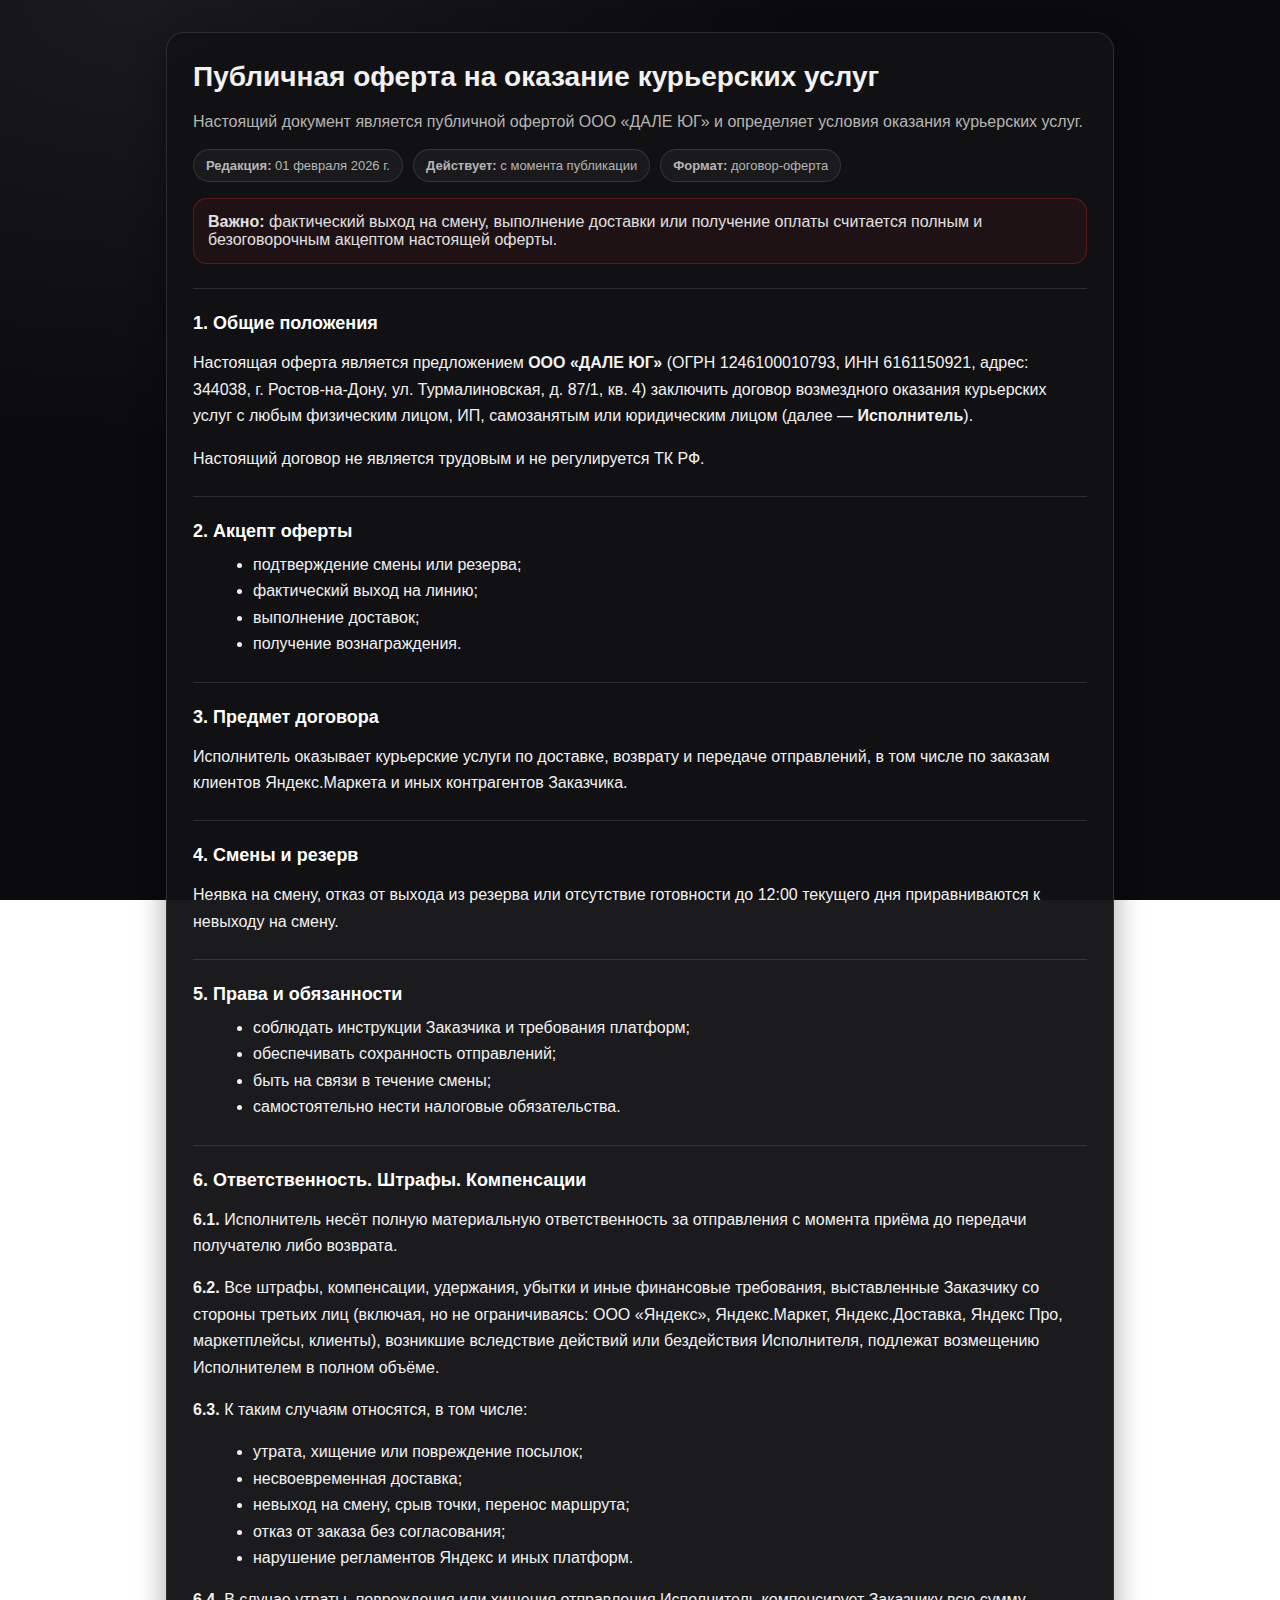
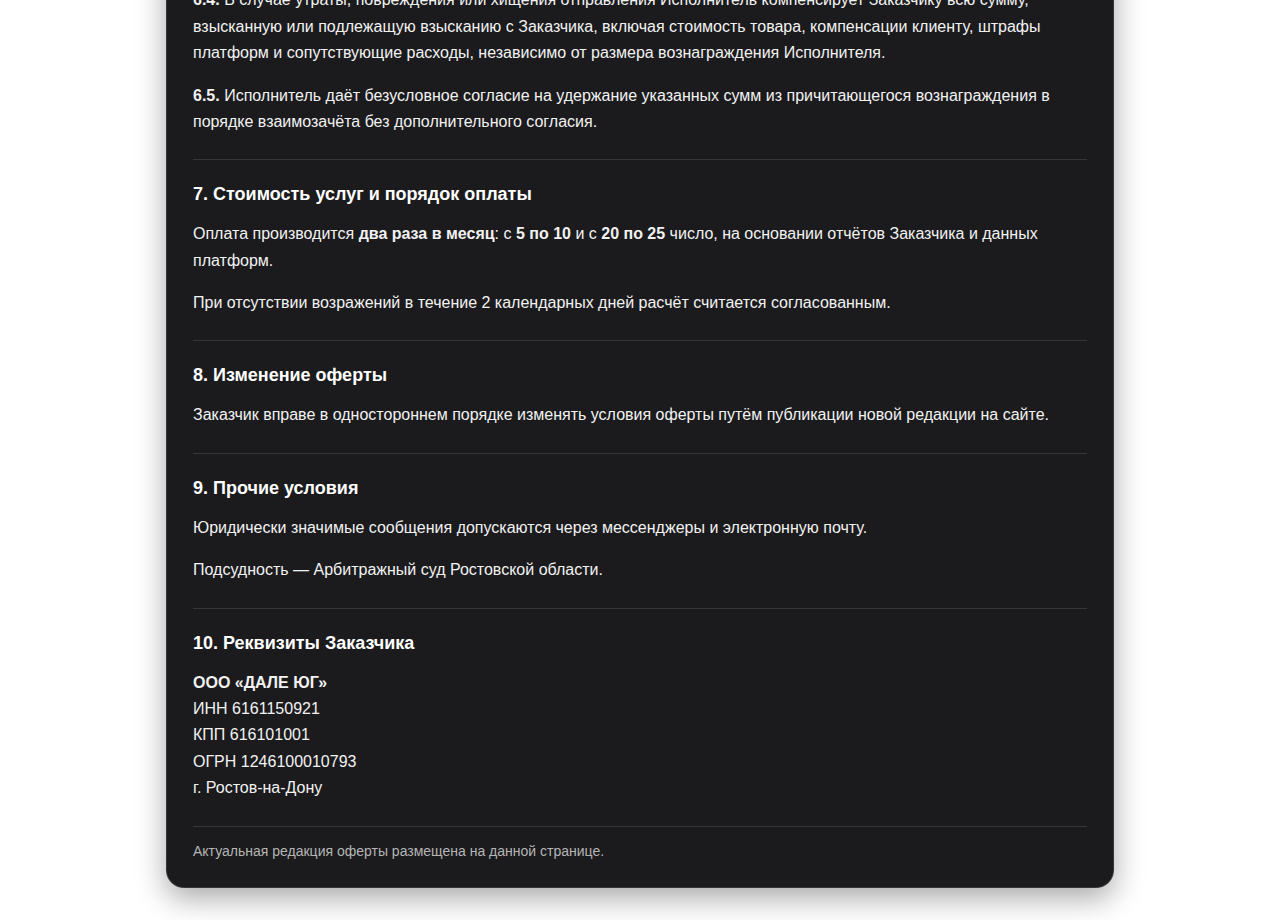
<file: index.html>
<!DOCTYPE html>
<html lang="ru">
<head>
  <meta charset="UTF-8" />
  <meta name="viewport" content="width=device-width,initial-scale=1" />
  <title>Публичная оферта — курьерские услуги ООО «ДАЛЕ ЮГ»</title>
  <meta name="description" content="Публичная оферта ООО «ДАЛЕ ЮГ» на оказание курьерских услуг" />

  <style>
    :root{
      --bg:#0b0b0d;
      --card:#121214;
      --text:#f2f2f2;
      --muted:#b5b5b5;
      --line:rgba(255,255,255,.12);
      --accent:#c62828;      /* красный */
      --accent-soft:#7a1f1f; /* тёмно-красный */
      --chip:#1a1a1d;
    }
    *{box-sizing:border-box}
    body{
      margin:0;
      font-family:-apple-system,BlinkMacSystemFont,"Segoe UI",Roboto,Arial,sans-serif;
      background:radial-gradient(1200px 800px at 10% 0%, #1a1a1d 0%, var(--bg) 55%) fixed;
      color:var(--text);
    }
    a{color:var(--accent)}
    .wrap{max-width:980px;margin:32px auto;padding:0 16px}
    .card{
      background:rgba(18,18,20,.96);
      border:1px solid var(--line);
      border-radius:18px;
      padding:28px 26px;
      box-shadow:0 10px 30px rgba(0,0,0,.35);
    }
    h1{margin:0 0 10px;font-size:28px}
    h2{font-size:18px;margin:22px 0 10px;color:#fff}
    p,li{line-height:1.65}
    .subtitle{color:var(--muted);margin-bottom:14px}
    .chips{display:flex;flex-wrap:wrap;gap:10px;margin-top:14px}
    .chip{
      background:var(--chip);
      border:1px solid var(--line);
      color:var(--muted);
      padding:8px 12px;
      border-radius:999px;
      font-size:13px
    }
    .notice{
      background:rgba(198,40,40,.08);
      border:1px solid rgba(198,40,40,.35);
      border-radius:14px;
      padding:14px;
      margin:16px 0;
      color:#e0e0e0;
    }
    hr{border:none;border-top:1px solid var(--line);margin:24px 0}
    ul,ol{margin:8px 0 0 20px}
    .muted{color:var(--muted)}
    .footer{
      margin-top:24px;
      padding-top:16px;
      border-top:1px solid var(--line);
      color:var(--muted);
      font-size:14px;
    }
    @media print{
      body{background:#fff;color:#000}
      .card{background:#fff;color:#000;border:1px solid #ccc}
      a{color:#000}
    }
  </style>
</head>

<body>
<div class="wrap">
<div class="card">

<h1>Публичная оферта на оказание курьерских услуг</h1>
<p class="subtitle">
Настоящий документ является публичной офертой ООО «ДАЛЕ ЮГ» и определяет условия оказания курьерских услуг.
</p>

<div class="chips">
  <span class="chip"><strong>Редакция:</strong> 01 февраля 2026 г.</span>
  <span class="chip"><strong>Действует:</strong> с момента публикации</span>
  <span class="chip"><strong>Формат:</strong> договор-оферта</span>
</div>

<div class="notice">
<strong>Важно:</strong> фактический выход на смену, выполнение доставки или получение оплаты
считается полным и безоговорочным акцептом настоящей оферты.
</div>

<hr/>

<h2>1. Общие положения</h2>
<p>
Настоящая оферта является предложением
<strong>ООО «ДАЛЕ ЮГ»</strong> (ОГРН 1246100010793, ИНН 6161150921,
адрес: 344038, г. Ростов-на-Дону, ул. Турмалиновская, д. 87/1, кв. 4)
заключить договор возмездного оказания курьерских услуг
с любым физическим лицом, ИП, самозанятым или юридическим лицом
(далее — <strong>Исполнитель</strong>).
</p>

<p>
Настоящий договор не является трудовым и не регулируется ТК РФ.
</p>

<hr/>

<h2>2. Акцепт оферты</h2>
<ul>
  <li>подтверждение смены или резерва;</li>
  <li>фактический выход на линию;</li>
  <li>выполнение доставок;</li>
  <li>получение вознаграждения.</li>
</ul>

<hr/>

<h2>3. Предмет договора</h2>
<p>
Исполнитель оказывает курьерские услуги по доставке, возврату и передаче отправлений,
в том числе по заказам клиентов Яндекс.Маркета и иных контрагентов Заказчика.
</p>

<hr/>

<h2>4. Смены и резерв</h2>
<p>
Неявка на смену, отказ от выхода из резерва или отсутствие готовности
до 12:00 текущего дня приравниваются к невыходу на смену.
</p>

<hr/>

<h2>5. Права и обязанности</h2>
<ul>
  <li>соблюдать инструкции Заказчика и требования платформ;</li>
  <li>обеспечивать сохранность отправлений;</li>
  <li>быть на связи в течение смены;</li>
  <li>самостоятельно нести налоговые обязательства.</li>
</ul>

<hr/>

<h2>6. Ответственность. Штрафы. Компенсации</h2>

<p>
<strong>6.1.</strong> Исполнитель несёт полную материальную ответственность
за отправления с момента приёма до передачи получателю либо возврата.
</p>

<p>
<strong>6.2.</strong> Все штрафы, компенсации, удержания, убытки и иные финансовые требования,
выставленные Заказчику со стороны третьих лиц
(включая, но не ограничиваясь: ООО «Яндекс», Яндекс.Маркет, Яндекс.Доставка,
Яндекс Про, маркетплейсы, клиенты),
возникшие вследствие действий или бездействия Исполнителя,
подлежат возмещению Исполнителем в полном объёме.
</p>

<p><strong>6.3.</strong> К таким случаям относятся, в том числе:</p>
<ul>
  <li>утрата, хищение или повреждение посылок;</li>
  <li>несвоевременная доставка;</li>
  <li>невыход на смену, срыв точки, перенос маршрута;</li>
  <li>отказ от заказа без согласования;</li>
  <li>нарушение регламентов Яндекс и иных платформ.</li>
</ul>

<p>
<strong>6.4.</strong> В случае утраты, повреждения или хищения отправления
Исполнитель компенсирует Заказчику всю сумму,
взысканную или подлежащую взысканию с Заказчика,
включая стоимость товара, компенсации клиенту,
штрафы платформ и сопутствующие расходы,
независимо от размера вознаграждения Исполнителя.
</p>

<p>
<strong>6.5.</strong> Исполнитель даёт безусловное согласие
на удержание указанных сумм из причитающегося вознаграждения
в порядке взаимозачёта без дополнительного согласия.
</p>

<hr/>

<h2>7. Стоимость услуг и порядок оплаты</h2>
<p>
Оплата производится <strong>два раза в месяц</strong>:
с <strong>5 по 10</strong> и с <strong>20 по 25</strong> число,
на основании отчётов Заказчика и данных платформ.
</p>

<p>
При отсутствии возражений в течение 2 календарных дней
расчёт считается согласованным.
</p>

<hr/>

<h2>8. Изменение оферты</h2>
<p>
Заказчик вправе в одностороннем порядке изменять условия оферты
путём публикации новой редакции на сайте.
</p>

<hr/>

<h2>9. Прочие условия</h2>
<p>
Юридически значимые сообщения допускаются через мессенджеры и электронную почту.
</p>

<p>
Подсудность — Арбитражный суд Ростовской области.
</p>

<hr/>

<h2>10. Реквизиты Заказчика</h2>
<p>
<strong>ООО «ДАЛЕ ЮГ»</strong><br/>
ИНН 6161150921<br/>
КПП 616101001<br/>
ОГРН 1246100010793<br/>
г. Ростов-на-Дону
</p>

<div class="footer">
Актуальная редакция оферты размещена на данной странице.
</div>

</div>
</div>
</body>
</html>
</file>
